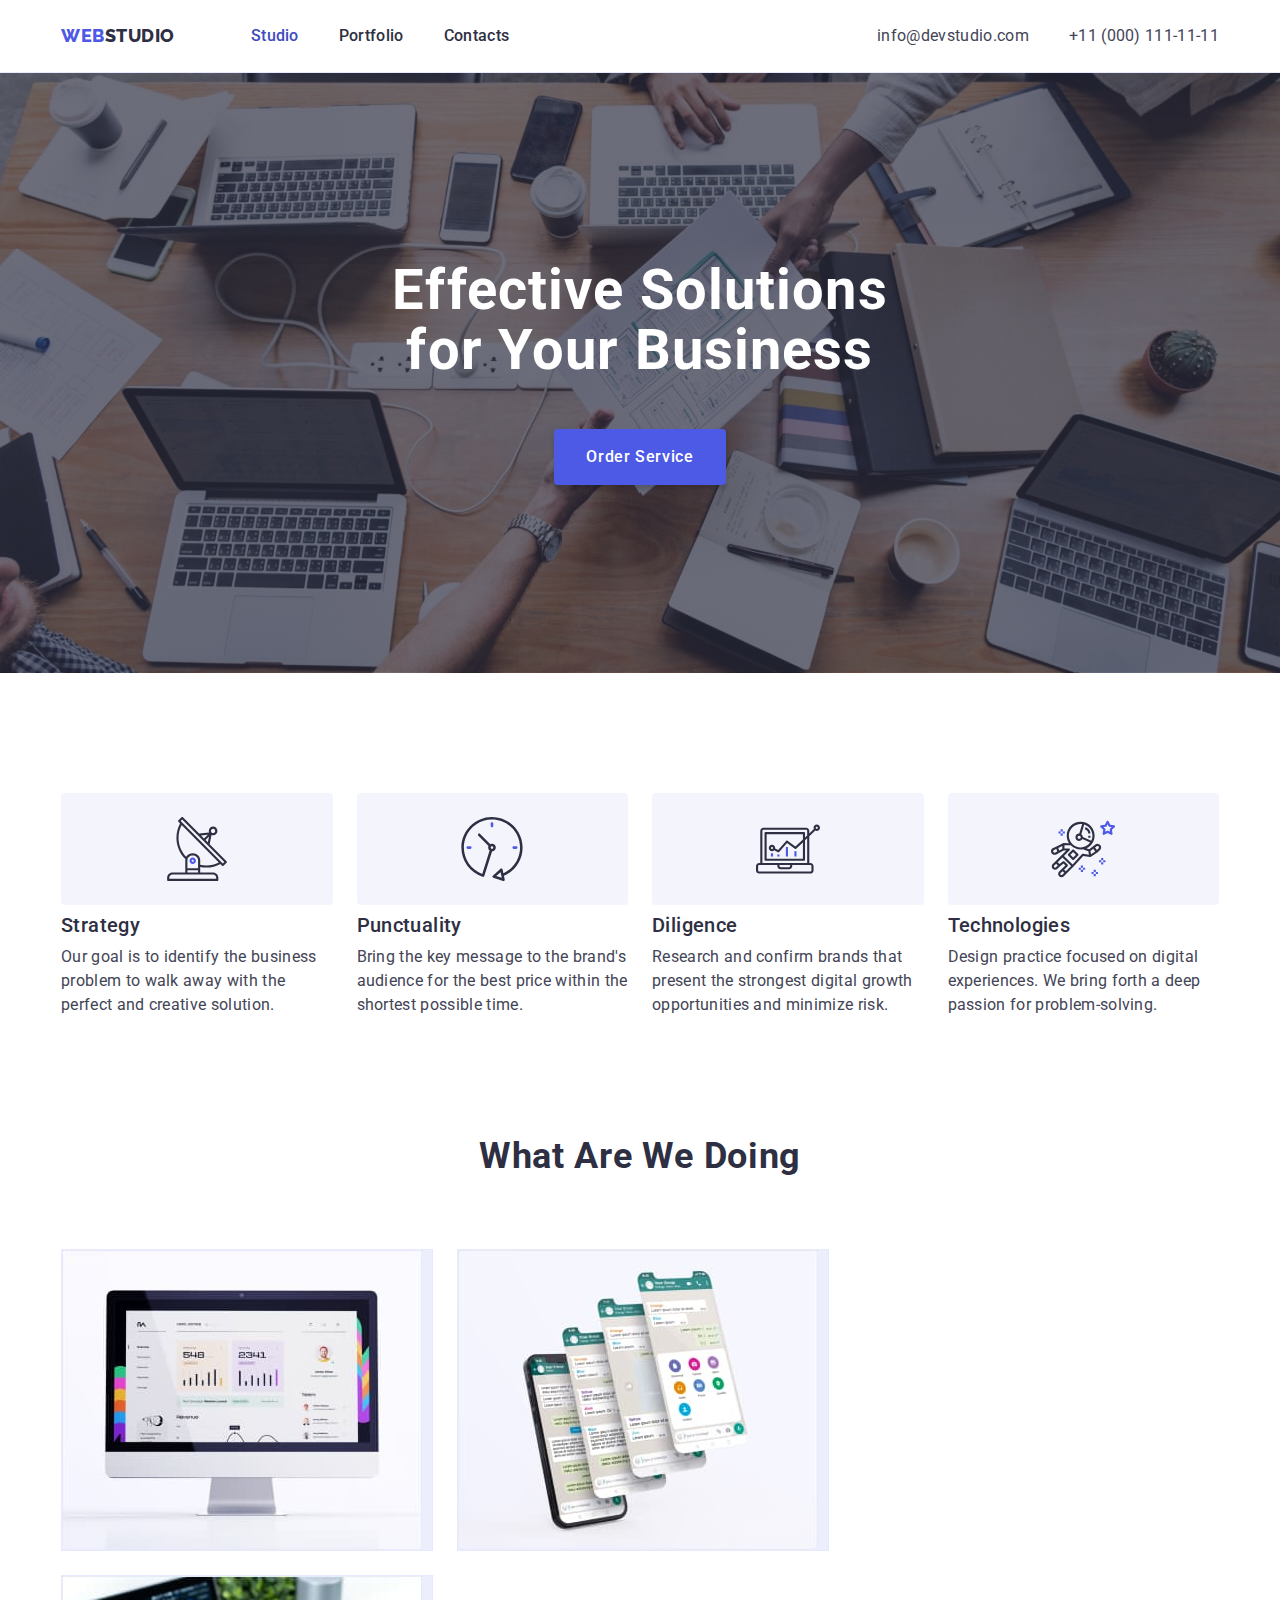
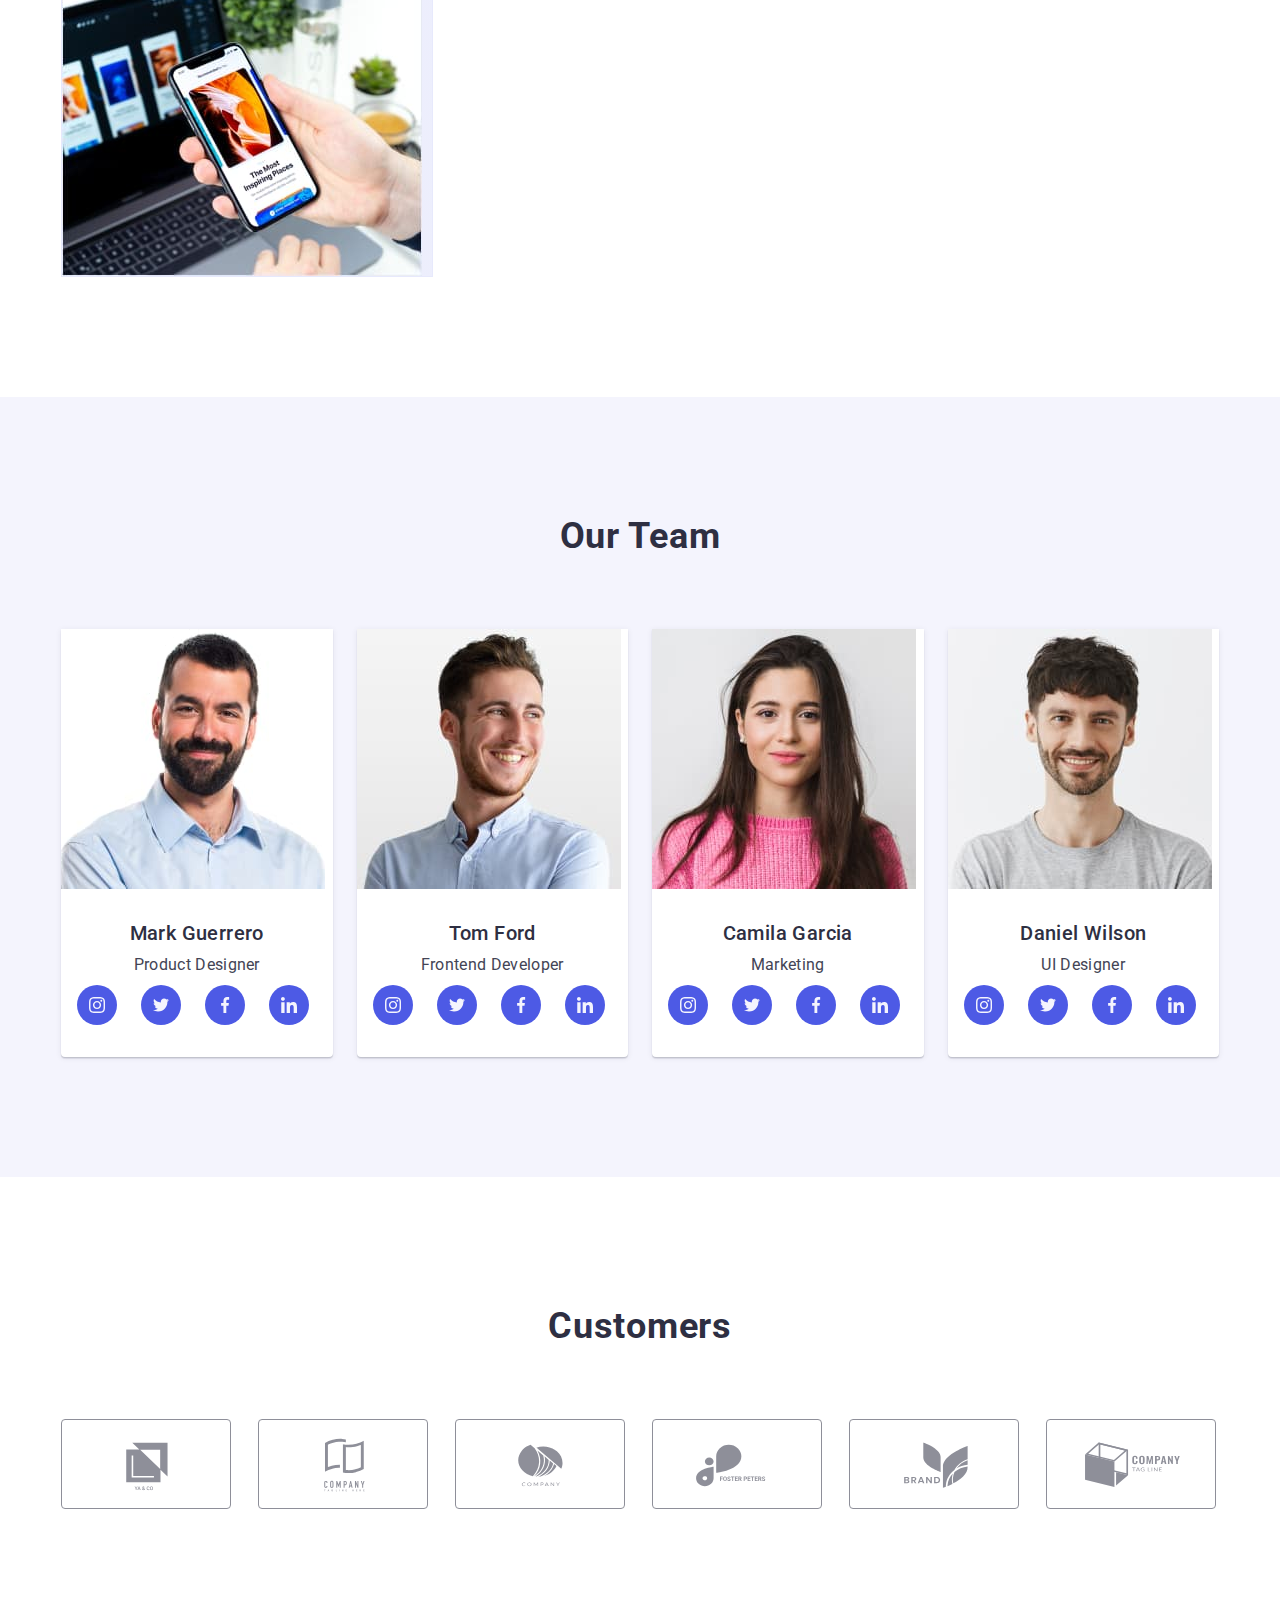
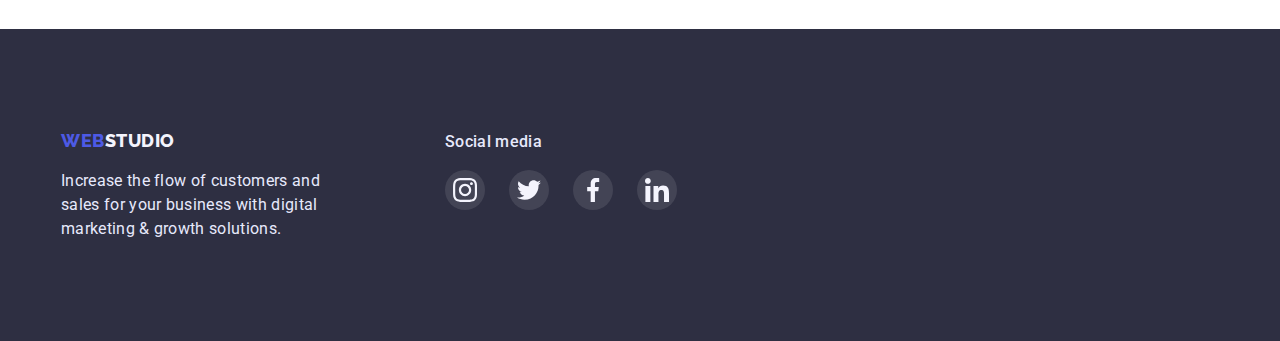
<file: index.html>
<!DOCTYPE html>
<html lang="en">
  <head>
    <meta charset="UTF-8" />
    <meta http-equiv="X-UA-Compatible" content="IE=edge" />
    <meta name="viewport" content="width=device-width, initial-scale=1.0" />
    <title>WebStudio</title>
    <link rel="preconnect" href="https://fonts.googleapis.com" />
    <link rel="preconnect" href="https://fonts.gstatic.com" crossorigin />
    <link
      href="https://fonts.googleapis.com/css2?family=Raleway:wght@800&family=Roboto:wght@400;500;700;900&display=swap"
      rel="stylesheet" />
    <link rel="stylesheet" href="./css/reset.css" />
    <link
      rel="stylesheet"
      href="https://cdnjs.cloudflare.com/ajax/libs/modern-normalize/1.1.0/modern-normalize.min.css"
      integrity="sha512-wpPYUAdjBVSE4KJnH1VR1HeZfpl1ub8YT/NKx4PuQ5NmX2tKuGu6U/JRp5y+Y8XG2tV+wKQpNHVUX03MfMFn9Q=="
      crossorigin="anonymous"
      referrerpolicy="no-referrer" />
    <link rel="stylesheet" href="./css/styles.css" />
  </head>
  <body>
    <header class="header">
      <div class="container">
        <nav class="nav-section">
          <a class="logo" href="./index.html"
            >Web<span class="logo-header">Studio</span></a
          >
          <ul class="nav">
            <li class="nav-list">
              <a class="nav-link active" href="./index.html">Studio</a>
            </li>
            <li class="nav-list">
              <a class="nav-link" href="./portfolio.html">Portfolio</a>
            </li>
            <li class="nav-list">
              <a class="nav-link" href="">Contacts</a>
            </li>
          </ul>
        </nav>
        <address class="">
          <ul class="address">
            <li>
              <a class="address-link" href="mailto:info@devstudio.com"
                >info@devstudio.com</a
              >
            </li>
            <li>
              <a class="address-link" href="tel:+110001111111"
                >+11 (000) 111-11-11</a
              >
            </li>
          </ul>
        </address>
      </div>
    </header>
    <main>
      <section class="hero">
        <div class="container">
          <div class="hero-content">
            <h1 class="hero-title">Effective Solutions for Your Business</h1>
            <button class="hero-btn" type="button">Order Service</button>
          </div>
        </div>
      </section>
      <section class="skills">
        <div class="container">
          <h2 class="hidden">Skills</h2>
          <ul class="skills-list">
            <li class="skills-item">
              <div class="skills-block-icon">
                <svg class="skills-icon" width="64px" height="64px">
                  <use href="./images/sprite.svg#icon-antenna" />
                </svg>
              </div>
              <h3 class="skills-subtitle">Strategy</h3>
              <p class="skills-text">
                Our goal is to identify the business problem to walk away with
                the perfect and creative solution.
              </p>
            </li>
            <li class="skills-item">
              <div class="skills-block-icon">
                <svg class="skills-icon" width="64px" height="64px">
                  <use href="./images/sprite.svg#icon-clock" />
                </svg>
              </div>
              <h3 class="skills-subtitle">Punctuality</h3>
              <p class="skills-text">
                Bring the key message to the brand's audience for the best price
                within the shortest possible time.
              </p>
            </li>
            <li class="skills-item">
              <div class="skills-block-icon">
                <svg class="skills-icon" width="64px" height="64px">
                  <use href="./images/sprite.svg#icon-diagram" />
                </svg>
              </div>
              <h3 class="skills-subtitle">Diligence</h3>
              <p class="skills-text">
                Research and confirm brands that present the strongest digital
                growth opportunities and minimize risk.
              </p>
            </li>
            <li class="skills-item">
              <div class="skills-block-icon">
                <svg class="skills-icon" width="64px" height="64px">
                  <use href="./images/sprite.svg#icon-astronaut" />
                </svg>
              </div>
              <h3 class="skills-subtitle">Technologies</h3>
              <p class="skills-text">
                Design practice focused on digital experiences. We bring forth a
                deep passion for problem-solving.
              </p>
            </li>
          </ul>
        </div>
      </section>
      <section class="doing">
        <div class="container">
          <h2 class="doing-title">What are we doing</h2>
          <ul class="doing-list">
            <li class="doing-item">
              <img
                src="./images/home/work/desktop.jpg"
                alt="Image desktop app"
                width="360"
                height="300" />
            </li>
            <li class="doing-item">
              <img
                src="./images/home/work/mobile.jpg"
                alt="Image mobile app"
                width="360"
                height="300" />
            </li>
            <li class="doing-item">
              <img
                src="./images/home/work/adaptive.jpg"
                alt="Image adaptive app"
                width="360"
                height="300" />
            </li>
          </ul>
        </div>
      </section>
      <section class="team">
        <div class="container">
          <h2 class="team-title">Our Team</h2>
          <ul class="team-list">
            <li class="team-item">
              <img
                src="./images/home/team/mark.jpg"
                alt="Photo Mark Guerrero"
                width="264"
                height="260" />
              <div class="team-content">
                <h3 class="team-subtitle">Mark Guerrero</h3>
                <p class="team-text">Product Designer</p>
                <ul class="team-social-list">
                  <li class="team-social-item">
                    <a
                      class="team-social-link"
                      href="https://www.instagram.com"
                      target="_blank">
                      <svg class="team-social-icon" width="16px" height="16px">
                        <use href="./images/sprite.svg#icon-instagram" />
                      </svg>
                    </a>
                  </li>
                  <li class="team-social-item">
                    <a
                      class="team-social-link"
                      href="https://twitter.com"
                      target="_blank">
                      <svg class="team-social-icon" width="16px" height="16px">
                        <use href="./images/sprite.svg#icon-twitter" />
                      </svg>
                    </a>
                  </li>
                  <li class="team-social-item">
                    <a
                      class="team-social-link"
                      href="https://www.facebook.com"
                      target="_blank">
                      <svg class="team-social-icon" width="16px" height="16px">
                        <use href="./images/sprite.svg#icon-facebook" />
                      </svg>
                    </a>
                  </li>
                  <li class="team-social-item">
                    <a
                      class="team-social-link"
                      href="https://www.linkedin.com"
                      target="_blank">
                      <svg class="team-social-icon" width="16px" height="16px">
                        <use href="./images/sprite.svg#icon-linkedin" />
                      </svg>
                    </a>
                  </li>
                </ul>
              </div>
            </li>
            <li class="team-item">
              <img
                src="./images/home/team/tom.jpg"
                alt="Photo Tom Ford"
                width="264"
                height="260" />
              <div class="team-content">
                <h3 class="team-subtitle">Tom Ford</h3>
                <p class="team-text">Frontend Developer</p>
                <ul class="team-social-list">
                  <li class="team-social-item">
                    <a
                      class="team-social-link"
                      href="https://www.instagram.com"
                      target="_blank">
                      <svg class="team-social-icon" width="16px" height="16px">
                        <use href="./images/sprite.svg#icon-instagram" />
                      </svg>
                    </a>
                  </li>
                  <li class="team-social-item">
                    <a
                      class="team-social-link"
                      href="https://twitter.com"
                      target="_blank">
                      <svg class="team-social-icon" width="16px" height="16px">
                        <use href="./images/sprite.svg#icon-twitter" />
                      </svg>
                    </a>
                  </li>
                  <li class="team-social-item">
                    <a
                      class="team-social-link"
                      href="https://www.facebook.com"
                      target="_blank">
                      <svg class="team-social-icon" width="16px" height="16px">
                        <use href="./images/sprite.svg#icon-facebook" />
                      </svg>
                    </a>
                  </li>
                  <li class="team-social-item">
                    <a
                      class="team-social-link"
                      href="https://www.linkedin.com"
                      target="_blank">
                      <svg class="team-social-icon" width="16px" height="16px">
                        <use href="./images/sprite.svg#icon-linkedin" />
                      </svg>
                    </a>
                  </li>
                </ul>
              </div>
            </li>
            <li class="team-item">
              <img
                src="./images/home/team/camila.jpg"
                alt="Photo Camila Garcia"
                width="264"
                height="260" />
              <div class="team-content">
                <h3 class="team-subtitle">Camila Garcia</h3>
                <p class="team-text">Marketing</p>
                <ul class="team-social-list">
                  <li class="team-social-item">
                    <a
                      class="team-social-link"
                      href="https://www.instagram.com">
                      <svg class="team-social-icon" width="16px" height="16px">
                        <use href="./images/sprite.svg#icon-instagram" />
                      </svg>
                    </a>
                  </li>
                  <li class="team-social-item">
                    <a
                      class="team-social-link"
                      href="https://twitter.com"
                      target="_blank">
                      <svg class="team-social-icon" width="16px" height="16px">
                        <use href="./images/sprite.svg#icon-twitter" />
                      </svg>
                    </a>
                  </li>
                  <li class="team-social-item">
                    <a
                      class="team-social-link"
                      href="https://www.facebook.com"
                      target="_blank">
                      <svg class="team-social-icon" width="16px" height="16px">
                        <use href="./images/sprite.svg#icon-facebook" />
                      </svg>
                    </a>
                  </li>
                  <li class="team-social-item">
                    <a
                      class="team-social-link"
                      href="https://www.linkedin.com"
                      target="_blank">
                      <svg class="team-social-icon" width="16px" height="16px">
                        <use href="./images/sprite.svg#icon-linkedin" />
                      </svg>
                    </a>
                  </li>
                </ul>
              </div>
            </li>
            <li class="team-item">
              <img
                src="./images/home/team/daniel.jpg"
                alt="Photo Daniel Wilson"
                width="264"
                height="260" />
              <div class="team-content">
                <h3 class="team-subtitle">Daniel Wilson</h3>
                <p class="team-text">UI Designer</p>
                <ul class="team-social-list">
                  <li class="team-social-item">
                    <a
                      class="team-social-link"
                      href="https://www.instagram.com"
                      target="_blank">
                      <svg class="team-social-icon" width="16px" height="16px">
                        <use href="./images/sprite.svg#icon-instagram" />
                      </svg>
                    </a>
                  </li>
                  <li class="team-social-item">
                    <a
                      class="team-social-link"
                      href="https://twitter.com"
                      target="_blank">
                      <svg class="team-social-icon" width="16px" height="16px">
                        <use href="./images/sprite.svg#icon-twitter" />
                      </svg>
                    </a>
                  </li>
                  <li class="team-social-item">
                    <a
                      class="team-social-link"
                      href="https://www.facebook.com"
                      target="_blank">
                      <svg class="team-social-icon" width="16px" height="16px">
                        <use href="./images/sprite.svg#icon-facebook" />
                      </svg>
                    </a>
                  </li>
                  <li class="team-social-item">
                    <a
                      class="team-social-link"
                      href="https://www.linkedin.com"
                      target="_blank">
                      <svg class="team-social-icon" width="16px" height="16px">
                        <use href="./images/sprite.svg#icon-linkedin" />
                      </svg>
                    </a>
                  </li>
                </ul>
              </div>
            </li>
          </ul>
        </div>
      </section>
      <section class="customers">
        <div class="container">
          <h2 class="customers-title">Customers</h2>
          <ul class="customers-list">
            <li class="customers-item">
              <a class="customers-link" href="" target="_blank">
                <svg class="customers-icon" width="104px" height="56px">
                  <use href="./images/sprite.svg#icon-Logo_1" />
                </svg>
              </a>
            </li>
            <li class="customers-item">
              <a class="customers-link" href="" target="_blank">
                <svg class="customers-icon" width="104px" height="56px">
                  <use href="./images/sprite.svg#icon-Logo_2" />
                </svg>
              </a>
            </li>
            <li class="customers-item">
              <a class="customers-link" href="" target="_blank">
                <svg class="customers-icon" width="104px" height="56px">
                  <use href="./images/sprite.svg#icon-Logo_3" />
                </svg>
              </a>
            </li>
            <li class="customers-item">
              <a class="customers-link" href="" target="_blank">
                <svg class="customers-icon" width="104px" height="56px">
                  <use href="./images/sprite.svg#icon-Logo_4" />
                </svg>
              </a>
            </li>
            <li class="customers-item">
              <a class="customers-link" href="" target="_blank">
                <svg class="customers-icon" width="104px" height="56px">
                  <use href="./images/sprite.svg#icon-Logo_5" />
                </svg>
              </a>
            </li>
            <li class="customers-item">
              <a class="customers-link" href="" target="_blank">
                <svg class="customers-icon" width="104px" height="56px">
                  <use href="./images/sprite.svg#icon-Logo_6" />
                </svg>
              </a>
            </li>
          </ul>
        </div>
      </section>
    </main>
    <footer class="footer">
      <div class="container">
        <div class="footer-content">
          <a class="logo" href="./index.html"
            >Web<span class="logo-footer">Studio</span></a
          >
          <p class="footer-text">
            Increase the flow of customers and sales for your business with
            digital marketing & growth solutions.
          </p>
        </div>
        <div class="footer-social-content">
          <p class="footer-social-title">Social media</p>
          <ul class="footer-social-list">
            <li class="footer-social-item">
              <a
                class="footer-social-link"
                href="https://www.instagram.com"
                target="_blank">
                <svg class="footer-social-icon" width="24px" height="24px">
                  <use href="./images/sprite.svg#icon-instagram" />
                </svg>
              </a>
            </li>
            <li class="footer-social-item">
              <a
                class="footer-social-link"
                href="https://twitter.com"
                target="_blank">
                <svg class="footer-social-icon" width="24px" height="24px">
                  <use href="./images/sprite.svg#icon-twitter" />
                </svg>
              </a>
            </li>
            <li class="footer-social-item">
              <a
                class="footer-social-link"
                href="https://www.facebook.com"
                target="_blank">
                <svg class="footer-social-icon" width="24px" height="24px">
                  <use href="./images/sprite.svg#icon-facebook" />
                </svg>
              </a>
            </li>
            <li class="footer-social-item">
              <a
                class="footer-social-link"
                href="https://www.linkedin.com"
                target="_blank">
                <svg class="footer-social-icon" width="24px" height="24px">
                  <use href="./images/sprite.svg#icon-linkedin" />
                </svg>
              </a>
            </li>
          </ul>
        </div>
      </div>
    </footer>
  </body>
</html>
</file>
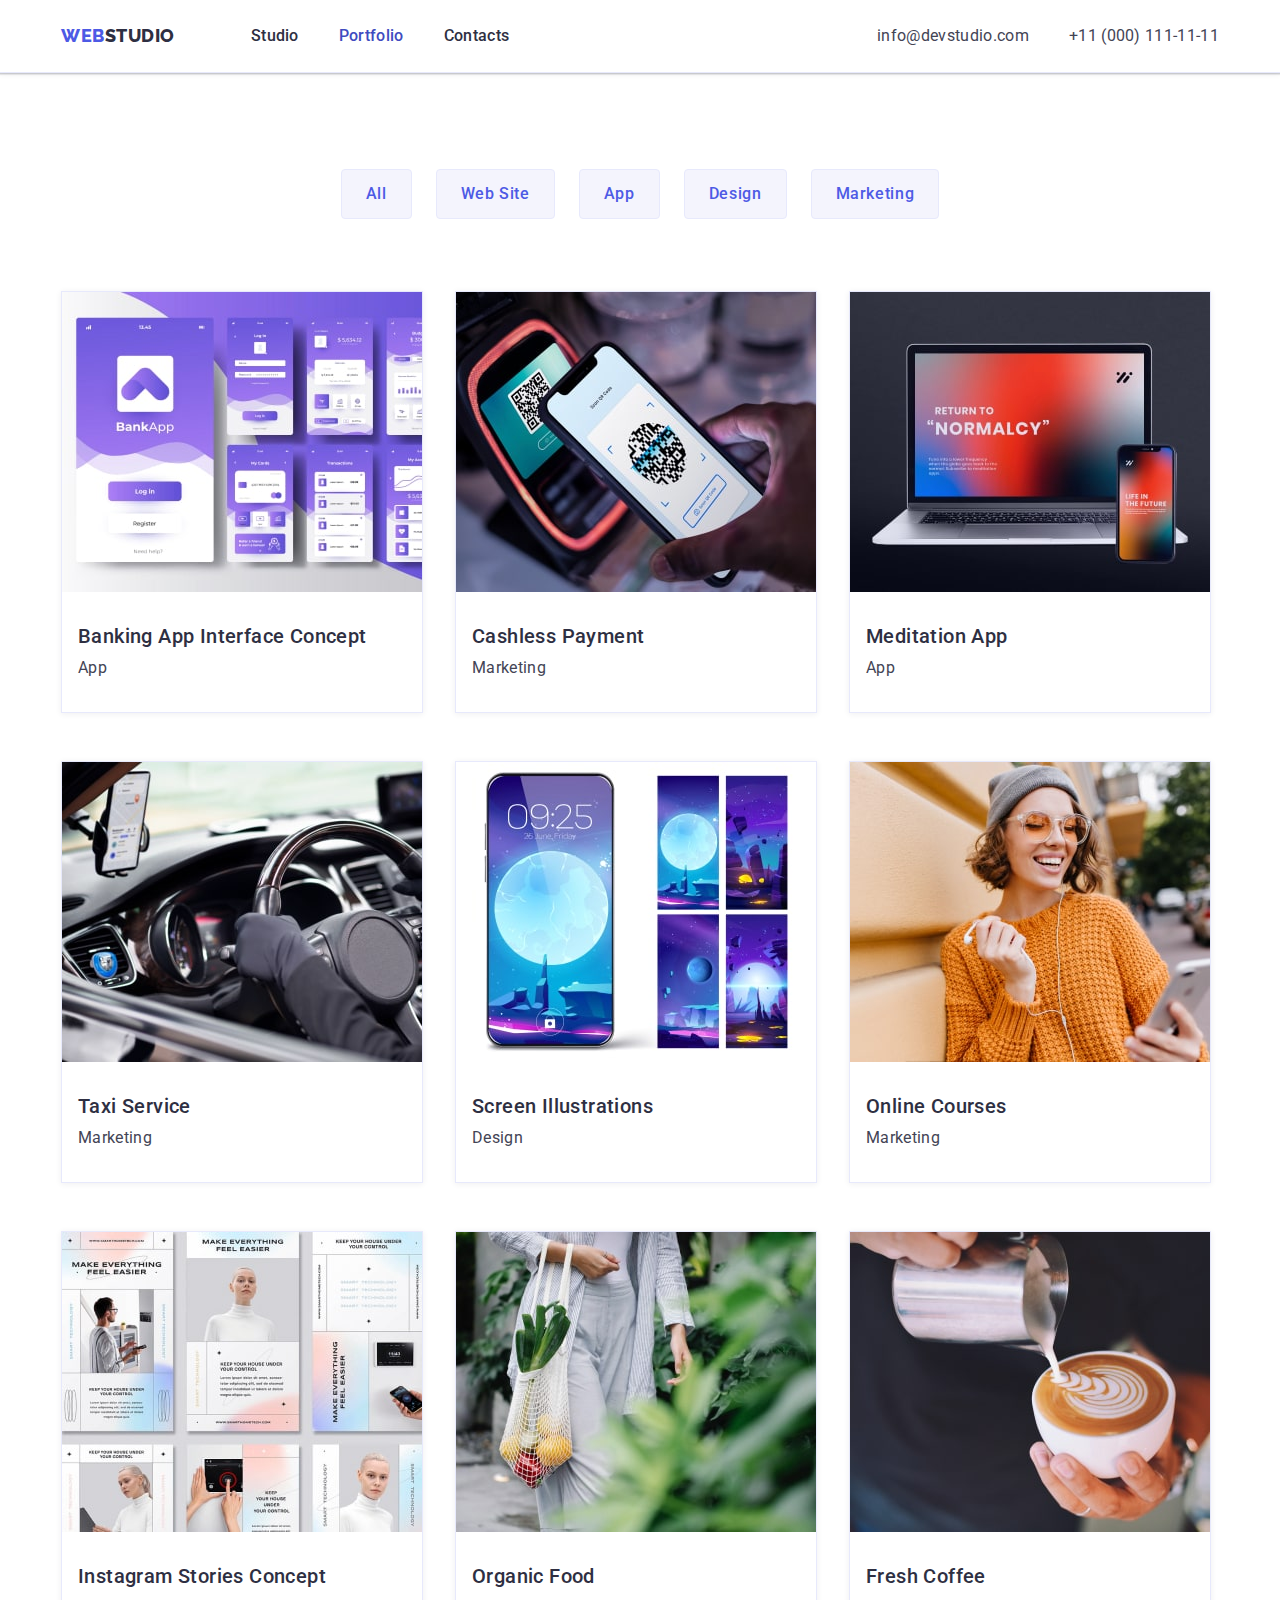
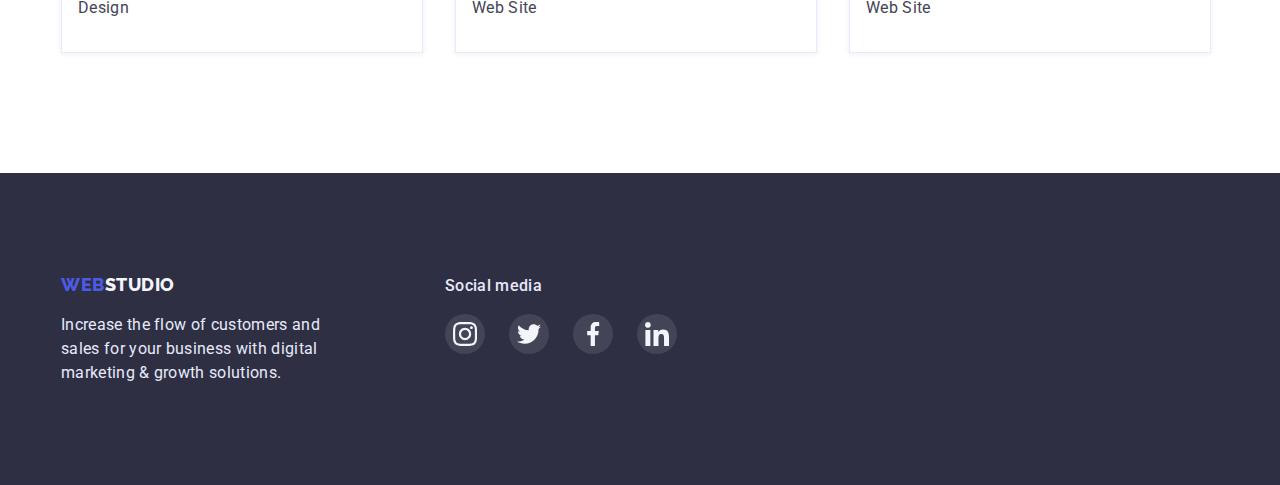
<file: portfolio.html>
<!DOCTYPE html>
<html lang="en">
  <head>
    <meta charset="UTF-8" />
    <meta http-equiv="X-UA-Compatible" content="IE=edge" />
    <meta name="viewport" content="width=device-width, initial-scale=1.0" />
    <title>WebStudio</title>
    <link rel="preconnect" href="https://fonts.googleapis.com" />
    <link rel="preconnect" href="https://fonts.gstatic.com" crossorigin />
    <link
      href="https://fonts.googleapis.com/css2?family=Raleway:wght@800&family=Roboto:wght@400;500;700;900&display=swap"
      rel="stylesheet" />
    <link rel="stylesheet" href="./css/reset.css" />
    <link
      rel="stylesheet"
      href="https://cdnjs.cloudflare.com/ajax/libs/modern-normalize/1.1.0/modern-normalize.min.css"
      integrity="sha512-wpPYUAdjBVSE4KJnH1VR1HeZfpl1ub8YT/NKx4PuQ5NmX2tKuGu6U/JRp5y+Y8XG2tV+wKQpNHVUX03MfMFn9Q=="
      crossorigin="anonymous"
      referrerpolicy="no-referrer" />
    <link rel="stylesheet" href="./css/styles.css" />
  </head>
  <body>
    <header class="header">
      <div class="container">
        <nav class="nav-section">
          <a class="logo" href="./index.html"
            >Web<span class="logo-header">Studio</span></a
          >
          <ul class="nav">
            <li class="nav-list">
              <a class="nav-link" href="./index.html">Studio</a>
            </li>
            <li>
              <a class="nav-link active" href="./portfolio.html">Portfolio</a>
            </li>
            <li>
              <a class="nav-link" href="">Contacts</a>
            </li>
          </ul>
        </nav>
        <address class="">
          <ul class="address">
            <li>
              <a class="address-link" href="mailto:info@devstudio.com"
                >info@devstudio.com</a
              >
            </li>
            <li>
              <a class="address-link" href="tel:+110001111111"
                >+11 (000) 111-11-11</a
              >
            </li>
          </ul>
        </address>
      </div>
    </header>
    <main>
      <section class="work">
        <div class="container">
          <h1 class="hidden">Portfolio</h1>
          <ul class="work-list-btn">
            <li><button class="work-btn" type="button">All</button></li>
            <li><button class="work-btn" type="button">Web Site</button></li>
            <li><button class="work-btn" type="button">App</button></li>
            <li><button class="work-btn" type="button">Design</button></li>
            <li><button class="work-btn" type="button">Marketing</button></li>
          </ul>
          <h2 class="hidden">Work</h2>
          <ul class="work-list">
            <li class="work-item">
              <a class="work-link" href="">
                <div class="work-image">
                  <img
                    src="./images/portfolio/banking_app.jpg"
                    alt="An image of an example of a banking application"
                    width="360"
                    height="300" />
                  <!-- <p class="work-overlay">
                    14 Stylish and User-Friendly App Design Concepts · Task
                    Manager App · Calorie Tracker App · Exotic Fruit Ecommerce
                    App · Cloud Storage App
                  </p> -->
                </div>
                <div class="work-content">
                  <h3 class="work-subtitle">Banking App Interface Concept</h3>
                  <p class="work-text">App</p>
                </div>
              </a>
            </li>
            <li class="work-item">
              <a class="work-link" href=""
                ><div class="work-image">
                  <img
                    src="./images/portfolio/cashless_payment.jpg"
                    alt="Image of payment by QR code"
                    width="360"
                    height="300" />
                  <!-- <p class="work-overlay">
                    14 Stylish and User-Friendly App Design Concepts · Task
                    Manager App · Calorie Tracker App · Exotic Fruit Ecommerce App
                    · Cloud Storage App
                  </p> -->
                </div>
                <div class="work-content">
                  <h3 class="work-subtitle">Cashless Payment</h3>
                  <p class="work-text">Marketing</p>
                </div>
              </a>
            </li>
            <li class="work-item">
              <a class="work-link" href=""
                ><div class="work-image">
                  <img
                    src="./images/portfolio/meditaion_app.jpg"
                    alt="An image of a laptop and a smartphone"
                    width="360"
                    height="300" />
                  <!-- <p class="work-overlay">
                    14 Stylish and User-Friendly App Design Concepts · Task
                    Manager App · Calorie Tracker App · Exotic Fruit Ecommerce
                    App · Cloud Storage App
                  </p> -->
                </div>
                <div class="work-content">
                  <h3 class="work-subtitle">Meditation App</h3>
                  <p class="work-text">App</p>
                </div>
              </a>
            </li>
            <li class="work-item">
              <a class="work-link" href=""
                ><div class="work-image">
                  <img
                    src="./images/portfolio/taxi_service.jpg"
                    alt="Image of a car"
                    width="360"
                    height="300" />
                  <!-- <p class="work-overlay">
                    14 Stylish and User-Friendly App Design Concepts · Task
                    Manager App · Calorie Tracker App · Exotic Fruit Ecommerce
                    App · Cloud Storage App
                  </p> -->
                </div>
                <div class="work-content">
                  <h3 class="work-subtitle">Taxi Service</h3>
                  <p class="work-text">Marketing</p>
                </div>
              </a>
            </li>
            <li class="work-item">
              <a class="work-link" href=""
                ><div class="work-image">
                  <img
                    src="./images/portfolio/screen_illustrations.jpg"
                    alt="Image of screenshots"
                    width="360"
                    height="300" />
                  <!-- <p class="work-overlay">
                    14 Stylish and User-Friendly App Design Concepts · Task
                    Manager App · Calorie Tracker App · Exotic Fruit Ecommerce
                    App · Cloud Storage App
                  </p> -->
                </div>
                <div class="work-content">
                  <h3 class="work-subtitle">Screen Illustrations</h3>
                  <p class="work-text">Design</p>
                </div>
              </a>
            </li>
            <li class="work-item">
              <a class="work-link" href=""
                ><div class="work-image">
                  <img
                    src="./images/portfolio/online_courses.jpg"
                    alt="Image of a girl with a smartphone"
                    width="360"
                    height="300" />
                  <!-- <p class="work-overlay">
                    14 Stylish and User-Friendly App Design Concepts · Task
                    Manager App · Calorie Tracker App · Exotic Fruit Ecommerce
                    App · Cloud Storage App
                  </p> -->
                </div class="work-image">
                <div class="work-content">
                  <h3 class="work-subtitle">Online Courses</h3>
                  <p class="work-text">Marketing</p>
                </div>
              </a>
            </li>
            <li class="work-item">
              <a class="work-link" href=""
                ><div class="work-image">
                  <img
                    src="./images/portfolio/instagram_stories.jpg"
                    alt="Instagram Stories concept image"
                    width="360"
                    height="300" />
                  <!-- <p class="work-overlay">
                    14 Stylish and User-Friendly App Design Concepts · Task
                    Manager App · Calorie Tracker App · Exotic Fruit Ecommerce
                    App · Cloud Storage App
                  </p> -->
                </div class="work-image">
                <div class="work-content">
                  <h3 class="work-subtitle">Instagram Stories Concept</h3>
                  <p class="work-text">Design</p>
                </div>
              </a>
            </li>
            <li class="work-item">
              <a class="work-link" href=""
                ><div class="work-image">
                  <img
                    src="./images/portfolio/organic_food.jpg"
                    alt="Image of fruits and vegetables in a bag"
                    width="360"
                    height="300" />
                  <!-- <p class="work-overlay">
                    14 Stylish and User-Friendly App Design Concepts · Task
                    Manager App · Calorie Tracker App · Exotic Fruit Ecommerce
                    App · Cloud Storage App
                  </p> -->
                </div>
                <div class="work-content">
                  <h3 class="work-subtitle">Organic Food</h3>
                  <p class="work-text">Web Site</p>
                </div>
              </a>
            </li>
            <li class="work-item">
              <a class="work-link" href=""
                ><div class="work-image">
                  <img
                    src="./images/portfolio/fresh_coffee.jpg"
                    alt="Image of a barista pouring coffee"
                    width="360"
                    height="300" />
                  <!-- <p class="work-overlay">
                    14 Stylish and User-Friendly App Design Concepts · Task
                    Manager App · Calorie Tracker App · Exotic Fruit Ecommerce App
                    · Cloud Storage App
                  </p> -->
                </div>
                <div class="work-content">
                  <h3 class="work-subtitle">Fresh Coffee</h3>
                  <p class="work-text">Web Site</p>
                </div>
              </a>
            </li>
          </ul>
        </div>
      </section>
    </main>
    <footer class="footer">
      <div class="container">
        <div class="footer-content">
          <a class="logo" href="./index.html"
            >Web<span class="logo-footer">Studio</span></a
          >
          <p class="footer-text">
            Increase the flow of customers and sales for your business with
            digital marketing & growth solutions.
          </p>
        </div>
        <div class="footer-social-content">
          <p class="footer-social-title">Social media</p>
          <ul class="footer-social-list">
            <li class="footer-social-item">
              <a
                class="footer-social-link"
                href="https://www.instagram.com"
                target="_blank">
                <svg class="footer-social-icon" width="24px" height="24px">
                  <use href="./images/sprite.svg#icon-instagram" />
                </svg>
              </a>
            </li>
            <li class="footer-social-item">
              <a
                class="footer-social-link"
                href="https://twitter.com"
                target="_blank">
                <svg class="footer-social-icon" width="24px" height="24px">
                  <use href="./images/sprite.svg#icon-twitter" />
                </svg>
              </a>
            </li>
            <li class="footer-social-item">
              <a
                class="footer-social-link"
                href="https://www.facebook.com"
                target="_blank">
                <svg class="footer-social-icon" width="24px" height="24px">
                  <use href="./images/sprite.svg#icon-facebook" />
                </svg>
              </a>
            </li>
            <li class="footer-social-item">
              <a
                class="footer-social-link"
                href="https://www.linkedin.com"
                target="_blank">
                <svg class="footer-social-icon" width="24px" height="24px">
                  <use href="./images/sprite.svg#icon-linkedin" />
                </svg>
              </a>
            </li>
          </ul>
        </div>
      </div>
    </footer>
  </body>
</html>
</file>
<file: css/styles.css>
:root {
  --font: "Roboto", sans-serif;
  --color-dark: #2e2f42;
  --color-light: #fff;
  --color-alt: #f4f4fd;
  --color-accent: #4d5ae5;
  --color-active: #404bbf;
  --color-text-light: #e7e9fc;
  --color-text-dark: #434455;
  --font-heavy: 900;
  --font-black: 800;
  --font-bold: 700;
  --font-medium: 500;
  --font-regular: 400;
  --font-size-h1: 56px;
  --font-size-h2: 36px;
  --font-size-h3: 20px;
  --font-size-big: 18px;
  --font-size-normal: 16px;
  --font-size-small: 12px;
  --color-bgd-hero: rgb(46 47 66 / 70%);
  --color-modal: #8e8f99;
  --color-footer-active: #31d0aa;

  /* --color-bgd-modal: rgb(46 47 66 / 40%); */
}

body {
  background: var(--color-light);
  font: var(--font-size-normal) var(--font);
  color: var(--color-text-dark);
}

.container {
  margin: 0 auto;
  max-width: 1158px;
  width: 100%;
  padding: 0 15px;
}

.hidden {
  position: absolute;
  border: 0;
  margin: -1px;
  height: 1px;
  width: 1px;
  overflow: hidden;
  padding: 0;
  white-space: nowrap;
  clip: rect(0 0 0 0);
  clip-path: inset(100%);
}

.logo {
  text-transform: uppercase;
  letter-spacing: 0.03em;
  font: var(--font-black) var(--font-size-big)/1.33 Raleway, sans-serif;
  color: var(--color-accent);
}

/***************** HOME ******************/

/* =============== HEADER =============== */
.header {
  border-bottom: 1px solid var(--color-text-light);
  box-shadow:
    0 2px 1px rgb(46 47 66 / 8%),
    0 1px 1px rgb(46 47 66 / 16%),
    0 1px 6px rgb(46 47 66 / 8%);
}

.header .container {
  display: flex;
  justify-content: space-between;
  flex-wrap: wrap;
  align-items: center;
}

.nav-section .logo {
  padding-top: 24px;
  padding-bottom: 24px;
}

.logo-header {
  color: var(--color-dark);
}

.nav-section {
  display: flex;
  align-items: center;
  gap: 76px;
}

.nav {
  display: flex;
  height: 100%;
  gap: 40px;
}

.nav-link {
  padding-top: 24px;
  padding-bottom: 24px;
  letter-spacing: 0.02em;
  line-height: 1.5;
  font-weight: var(--font-medium);
  color: var(--color-dark);
  position: relative;
}

.active,
.nav-link:is(:hover, :focus) {
  color: var(--color-active);
}

/* .active::after {
  content: "";
  display: block;
  height: 4px;
  border-radius: 2px;
  background-color: var(--color-active);
  position: relative;
  bottom: -23px;
} */

.address {
  display: flex;
  gap: 40px;
}

.address-link {
  padding-top: 24px;
  padding-bottom: 24px;
  letter-spacing: 0.02em;
  line-height: 1.5;
  font-weight: var(--font-regular);
  color: var(--color-text-dark);
}

.address-link:is(:hover, :focus) {
  color: var(--color-active);
}

.active {
  color: var(--color-active);
}

/* =============== HERO =============== */

.hero {
  background:
    linear-gradient(
      var(--color-bgd-hero),
      var(--color-bgd-hero)
    ) no-repeat center/1440px auto,
    url("../images/home/hero/people-office.jpg")
    no-repeat center/1440px auto var(--color-dark);
  padding-top: 188px;
  padding-bottom: 188px;
}

.hero-title {
  margin: 0 auto;
  max-width: 500px;
  letter-spacing: 0.02em;
  font-size: var(--font-size-h1);
  line-height: 1.07;
  font-weight: var(--font-bold);
  color: var(--color-light);
  text-align: center;
}

.hero-btn {
  display: block;
  border-radius: 4px;
  margin: 48px auto 0;
  background: var(--color-accent);
  padding: 16px 32px;
  letter-spacing: 0.04em;
  line-height: 1.5;
  font-weight: var(--font-medium);
  color: var(--color-light);
  box-shadow: 0 4px 4px rgb(0 0 0 / 15%);
}

.hero-btn:is(:hover, :focus) {
  background: var(--color-active);
}

/* =============== SKILLS =============== */
.skills {
  padding-top: 120px;
  padding-bottom: 120px;
}

.skills-list {
  display: flex;
  flex-wrap: wrap;
  gap: 24px;
}

.skills-item {
  flex-basis: calc((100% - 3 * 24px) / 4);
}

.skills-block-icon {
  display: flex;
  justify-content: center;
  border-radius: 4px;
  background-color: var(--color-alt);
  height: 112px;
}

.skills-subtitle {
  margin: 8px 0;
  letter-spacing: 0.02em;
  font-size: var(--font-size-h3);
  line-height: 1.2;
  font-weight: var(--font-medium);
  color: var(--color-dark);
}

.skills-text {
  letter-spacing: 0.02em;
  line-height: 1.5;
  font-weight: var(--font-regular);
}

/* =============== DOING =============== */
.doing {
  padding-bottom: 120px;
}

.doing-title {
  margin-bottom: 72px;
  text-transform: capitalize;
  letter-spacing: 0.02em;
  font-size: var(--font-size-h2);
  line-height: 1.11;
  font-weight: var(--font-bold);
  color: var(--color-dark);
  text-align: center;
}

.doing-list {
  display: flex;
  flex-wrap: wrap;
  gap: 24px;
}

.doing-item {
  flex-basis: calc((100% - 2 * 24px) / 3);
  border: 1px solid #e7e9fc;
  background:
    linear-gradient(
      rgb(77 90 229 / 10%),
      rgb(77 90 229 / 10%)
    );
  background-blend-mode: soft-light, normal;
}

/* =============== TEAM =============== */
.team {
  background: var(--color-alt);
  padding-top: 120px;
  padding-bottom: 120px;
}

.team-title {
  margin-bottom: 72px;
  text-transform: capitalize;
  letter-spacing: 0.02em;
  font-size: var(--font-size-h2);
  line-height: 1.11;
  font-weight: var(--font-bold);
  color: var(--color-dark);
  text-align: center;
}

.team-list {
  display: flex;
  flex-wrap: wrap;
  gap: 24px;
}

.team-content {
  padding: 32px 16px;
}

.team-subtitle {
  margin-bottom: 8px;
  letter-spacing: 0.02em;
  font-size: var(--font-size-h3);
  line-height: 1.2;
  font-weight: var(--font-medium);
  color: var(--color-dark);
  text-align: center;
}

.team-item {
  flex-basis: calc((100% - 3 * 24px) / 4);
  border-radius: 0 0 4px 4px;
  background: var(--color-light);
  box-shadow:
    0 1px 6px rgb(46 47 66 / 8%),
    0 1px 1px rgb(46 47 66 / 16%),
    0 2px 1px rgb(46 47 66 / 8%);
}

.team-text {
  margin-bottom: 8px;
  letter-spacing: 0.02em;
  line-height: 1.5;
  font-weight: var(--font-regular);
  text-align: center;
}

.team-social-list {
  display: flex;
  gap: 24px;
}

.team-social-link {
  display: flex;
  justify-content: center;
  border-radius: 50%;
  background-color: var(--color-accent);
  height: 40px;
  width: 40px;
}

.team-social-link:is(:hover, :focus) {
  background-color: var(--color-active);
}

/* =============== CUSTOMERS =============== */

.customers {
  padding-top: 130px;
  padding-bottom: 120px;
}

.customers-title {
  margin-bottom: 72px;
  text-transform: capitalize;
  letter-spacing: 0.02em;
  font-size: var(--font-size-h2);
  line-height: 1.11;
  font-weight: var(--font-bold);
  color: var(--color-dark);
  text-align: center;
}

.customers-list {
  display: flex;
  flex-wrap: wrap;
  gap: 24px;
}

.customers-item {
  flex-basis: calc((100% - 5 * 24px) / 6);
}

.customers-link {
  display: flex;
  justify-content: center;
  border: 1px solid var(--color-modal);
  border-radius: 4px;
  height: 88px;
  width: 168px;
  fill: var(--color-modal);
}

.customers-link:is(:hover, :focus) {
  fill: var(--color-active);
  border-color: var(--color-active);
}

/* =============== FOOTER =============== */
.footer {
  background: var(--color-dark);
  padding-top: 100px;
  padding-bottom: 100px;
}

.footer .container {
  display: flex;
  align-items: baseline;
}

.footer-content {
  margin-right: 120px;
  max-width: 264px;
}

.logo-footer {
  color: var(--color-alt);
}

.footer-text {
  margin-top: 16px;
  letter-spacing: 0.02em;
  line-height: 1.5;
  font-weight: var(--font-regular);
  color: var(--color-text-light);
}

.footer-social-title {
  letter-spacing: 0.02em;
  line-height: 1.5;
  font-weight: var(--font-medium);
  color: var(--color-text-light);
}

.footer-social-list {
  display: flex;
  margin-top: 16px;
  gap: 24px;
}

.footer-social-link {
  display: flex;
  justify-content: center;
  border-radius: 50%;
  background-color: rgb(255 255 255 / 10%);
  height: 40px;
  width: 40px;
}

.footer-social-link:is(:hover, :focus) {
  background-color: var(--color-footer-active);
}

/***************** PORTFOLIO ******************/
.work {
  padding-top: 96px;
  padding-bottom: 96px;
}

.work-list-btn {
  display: flex;
  justify-content: center;
  margin-bottom: 72px;
  gap: 24px;
}

.work-btn {
  border: 1px solid var(--color-text-light);
  border-radius: 4px;
  background: var(--color-alt);
  padding: 12px 24px;
  letter-spacing: 0.04em;
  line-height: 1.5;
  font-weight: var(--font-medium);
  color: var(--color-accent);
}

.work-btn:is(:hover, :focus) {
  background: var(--color-active);
  border: 1px solid var(--color-active);
  color: var(--color-light);
  box-shadow:
    0 3px 1px rgb(0 0 0 / 10%),
    0 2px 1px rgb(0 0 0 / 8%),
    0 2px 2px rgb(0 0 0 / 12%);
}

.work-list {
  display: flex;
  flex-wrap: wrap;
  margin-bottom: 24px;
  gap: 48px 24px;
}

.work-item {
  display: flex;
  flex-basis: calc((100% - 2 * 24px) / 3);
}

.work-link {
  border: 1px solid var(--color-text-light);
  box-shadow: 0 1px 6px rgb(46 47 66 / 8%);
}

.work-link:is(:hover, :focus) {
  border-color: var(--color-alt);
  box-shadow:
    0 1px 6px rgb(46 47 66 / 8%),
    0 1px 1px rgb(46 47 66 / 16%),
    0 2px 1px rgb(46 47 66 / 8%);
}

/* .work-image {
  position: relative;
  overflow: hidden;
}

.work-overlay {
  display: block;
  padding: 40px 32px;
  position: absolute;
  letter-spacing: 0.02em;
  line-height: 1.5;
  color: var(--color-alt);
  background-color: var(--color-accent);
  font-weight: var(--font-regular);
  overflow: hidden;
  top: 0;
  left: 0;
  width: 100%;
  height: 100%;
  transform: translateX(-100%);
  transition: transform 250ms ease;
}

.work-image:hover .work-overlay {
  transform: translateX(0);
} */

.work-link img {
  background:
    linear-gradient(
      0deg,
      rgb(77 90 229 / 10%),
      rgb(77 90 229 / 10%)
    );
  background-blend-mode: soft-light, normal;
}

.work-content {
  padding: 32px 16px;
}

.work-subtitle {
  margin-bottom: 8px;
  letter-spacing: 0.02em;
  font-size: var(--font-size-h3);
  line-height: 1.2;
  font-weight: var(--font-medium);
  color: var(--color-dark);
}

.work-text {
  letter-spacing: 0.02em;
  line-height: 1.5;
  font-weight: var(--font-regular);
  color: var(--color-text-dark);
}
</file>
